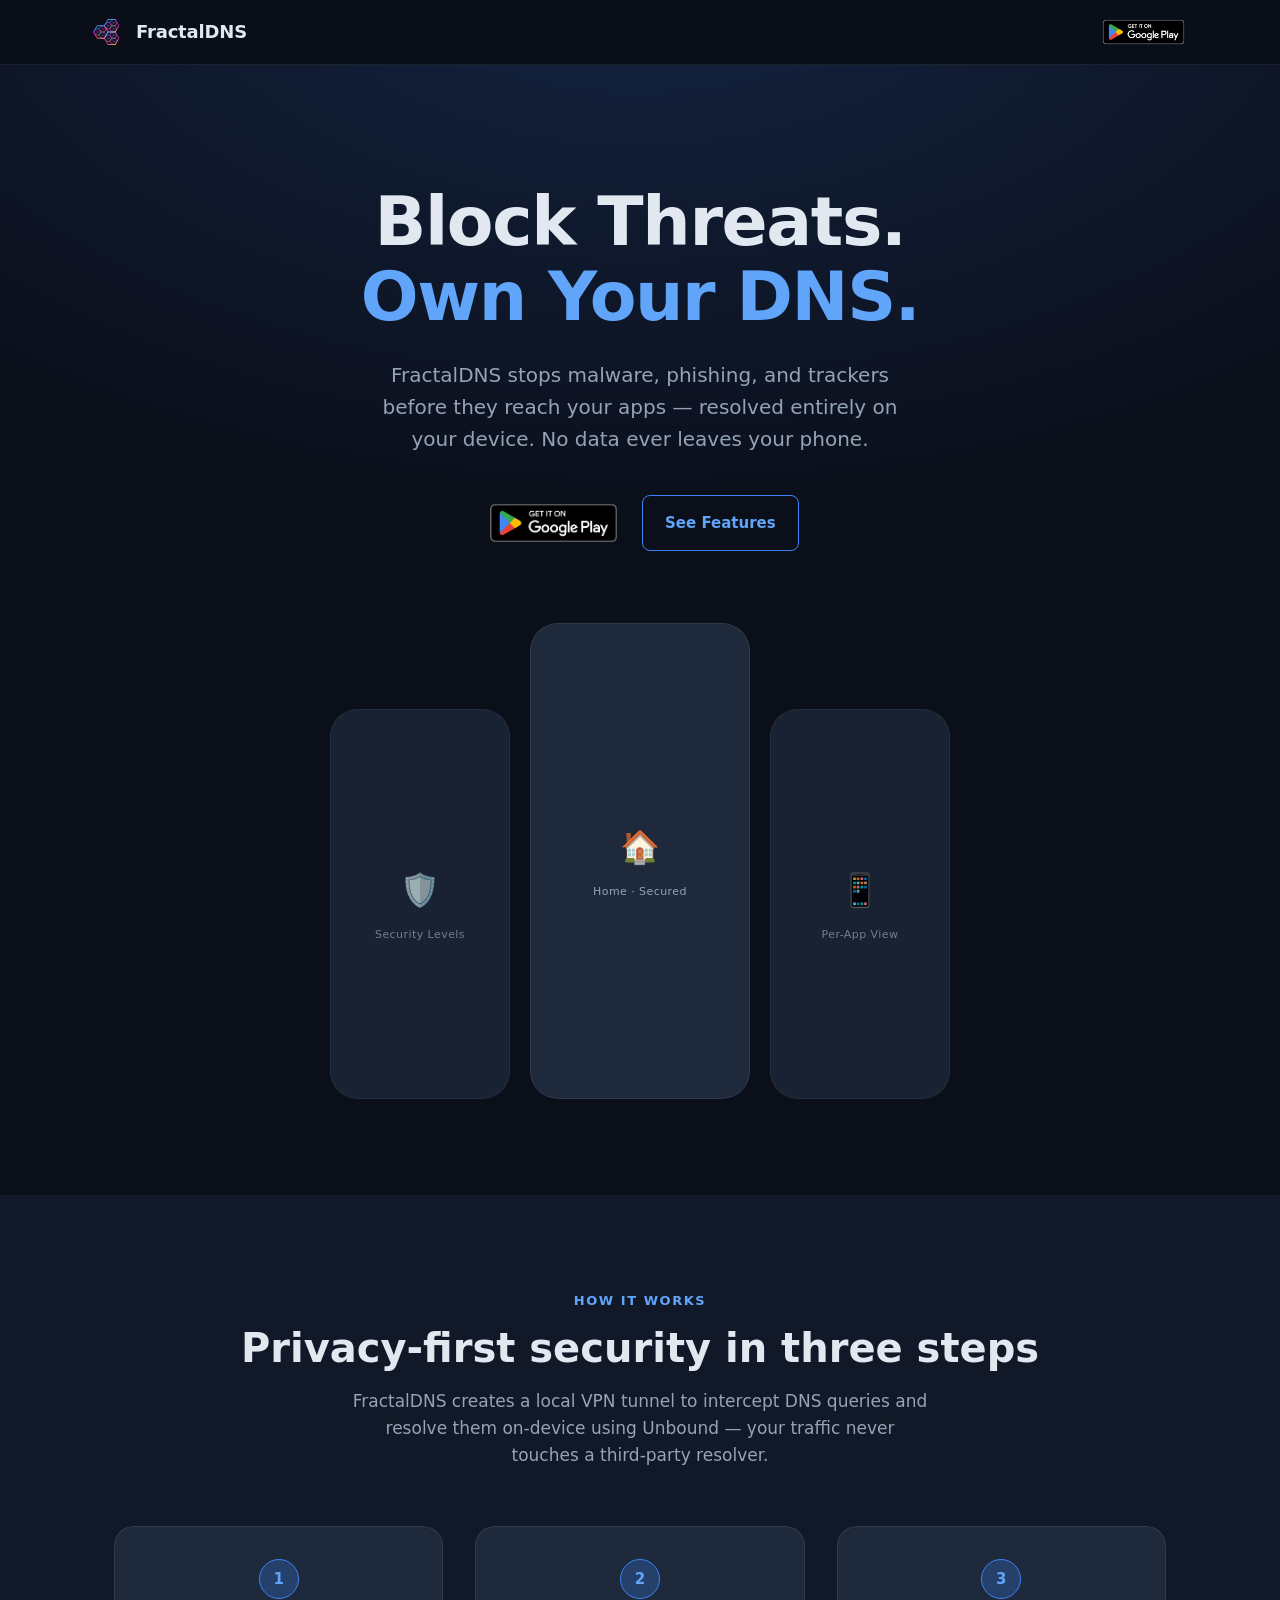
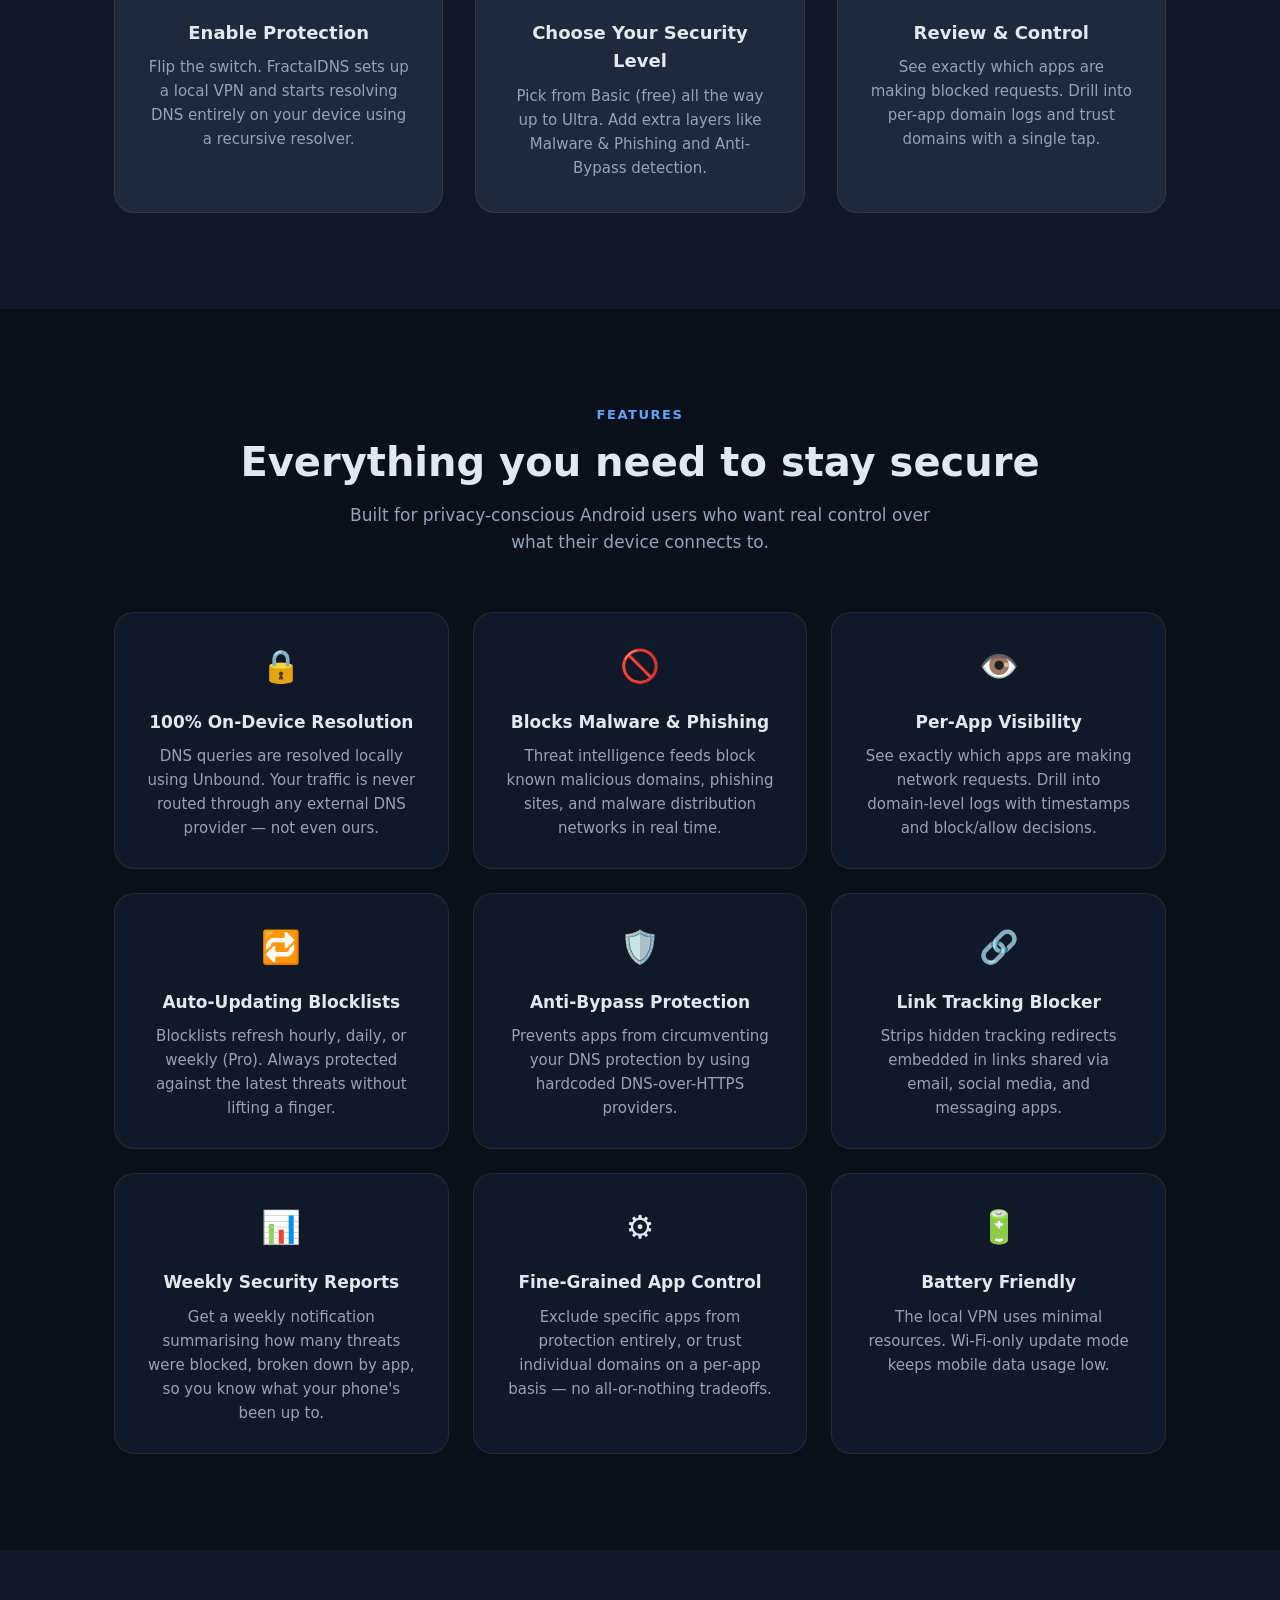
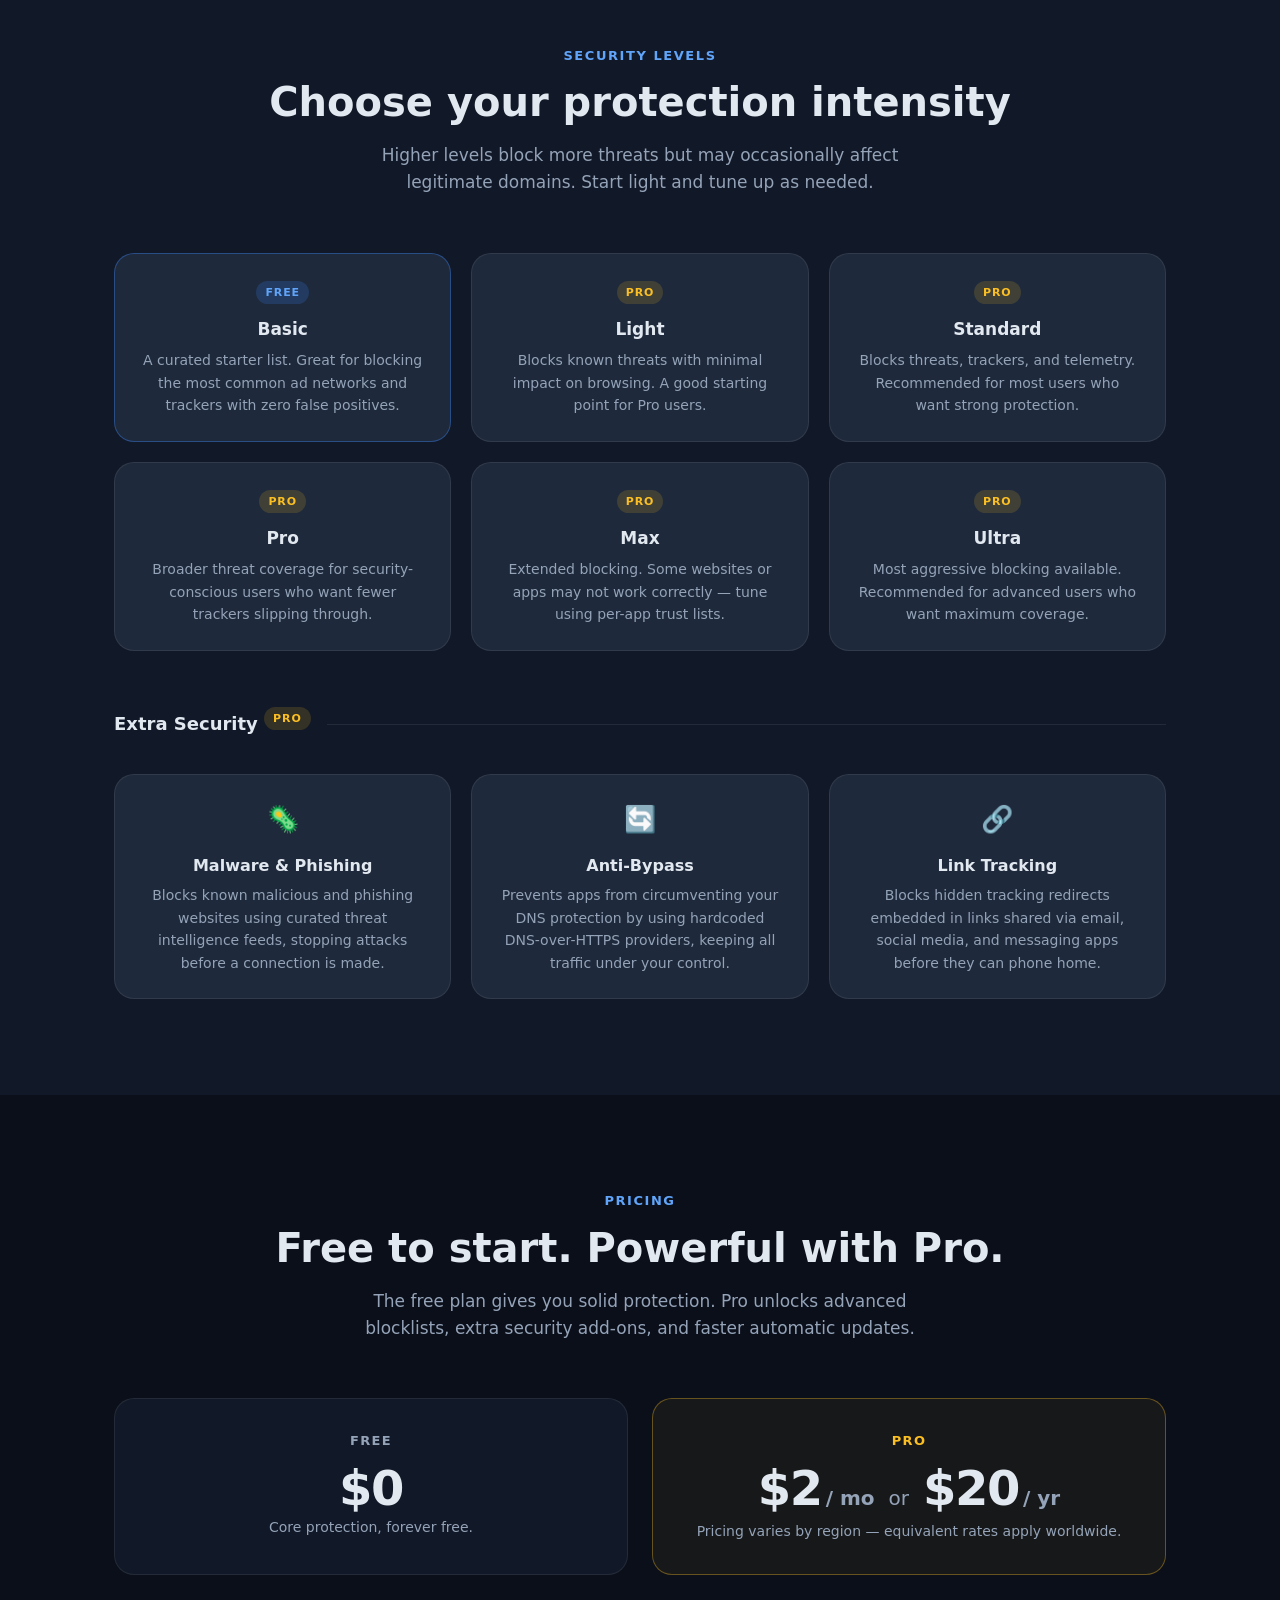
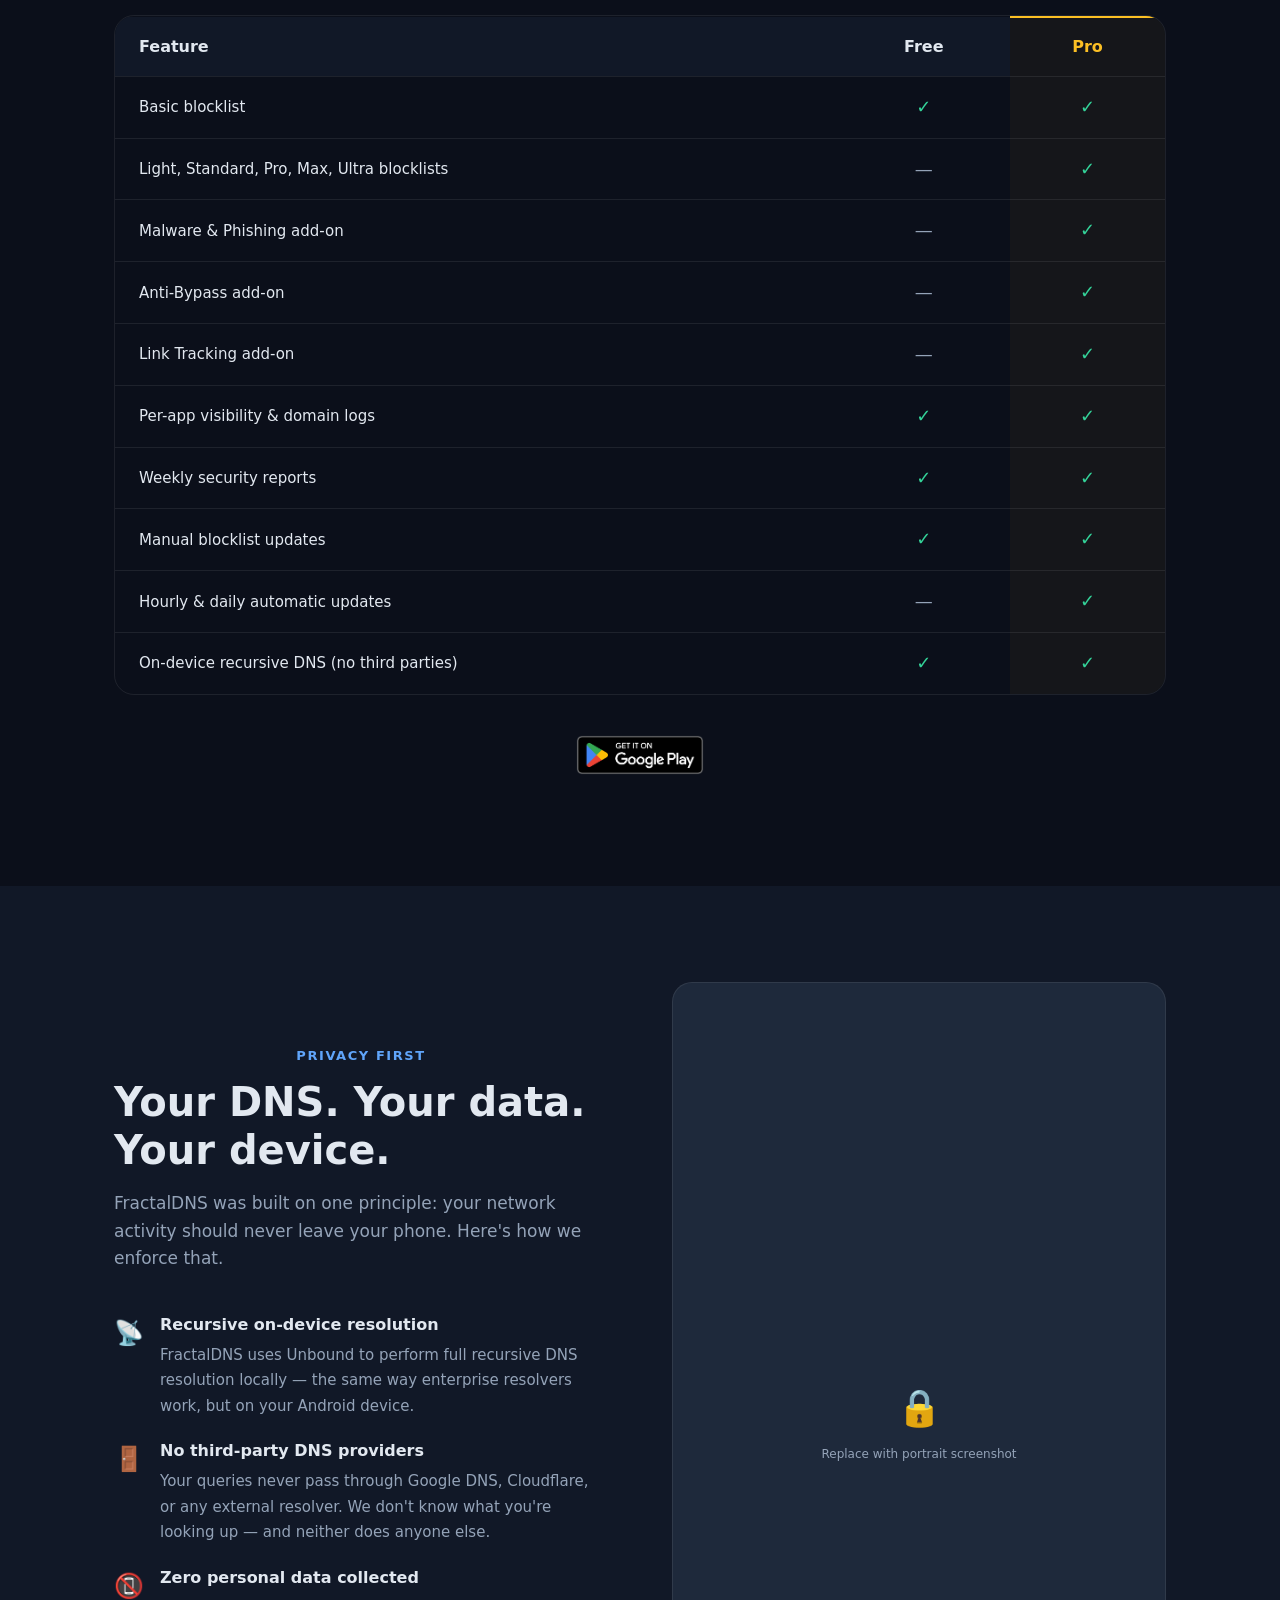
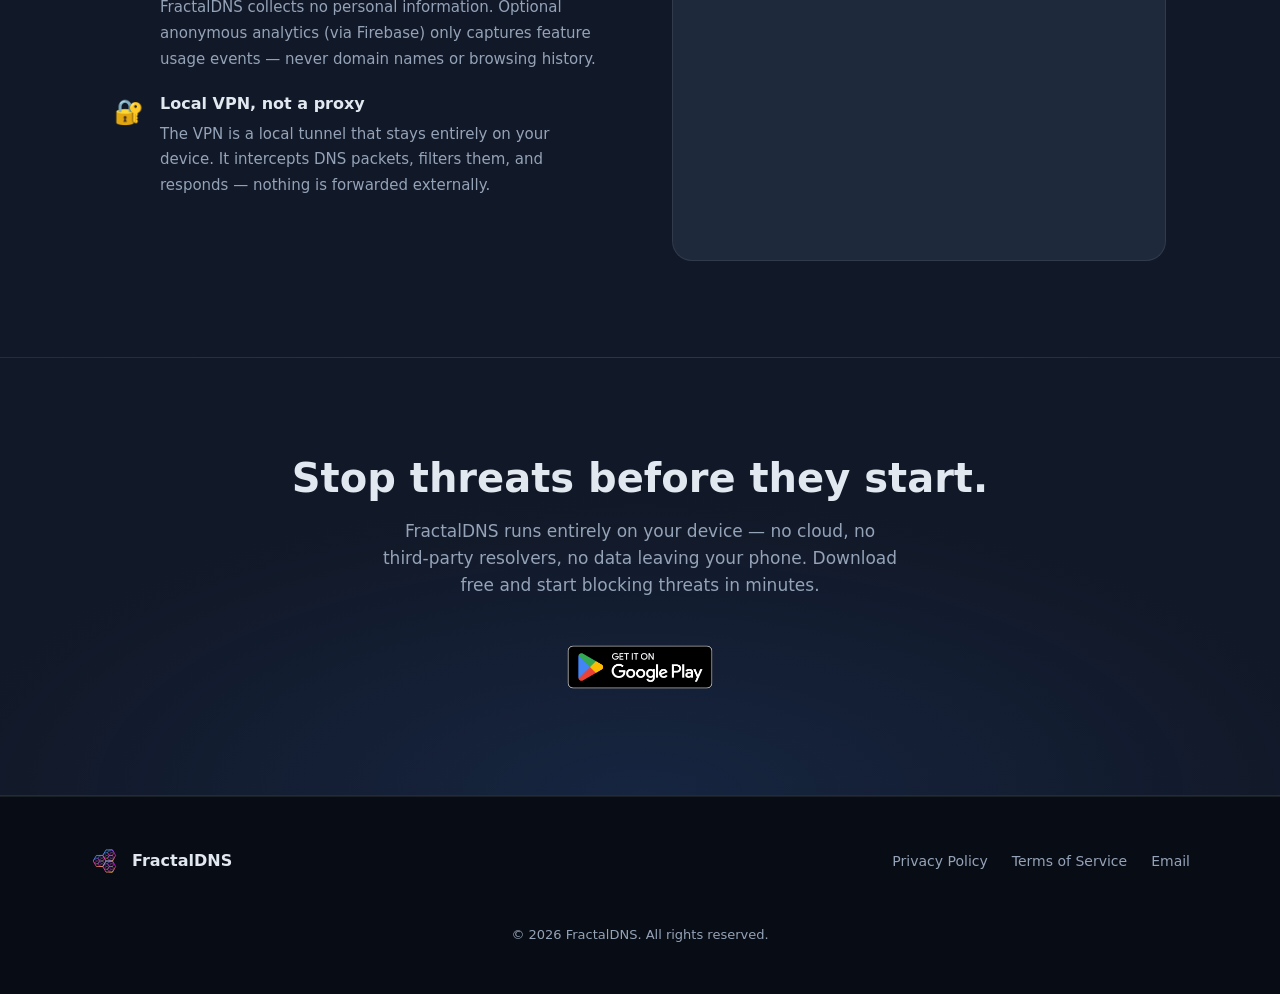
<file: docs/index.html>
<!DOCTYPE html>
<html lang="en">

<head>
  <meta charset="UTF-8" />
  <meta name="viewport" content="width=device-width, initial-scale=1.0" />
  <title>FractalDNS — On-Device DNS Security for Android</title>
  <meta name="description"
    content="FractalDNS stops malware, phishing, and trackers before they reach your apps — using a fully on-device recursive DNS resolver. No data ever leaves your phone." />
  <link rel="canonical" href="https://www.fractaldns.com/" />

  <!-- Open Graph -->
  <meta property="og:type" content="website" />
  <meta property="og:url" content="https://www.fractaldns.com/" />
  <meta property="og:title" content="FractalDNS — On-Device DNS Security for Android" />
  <meta property="og:description"
    content="Block malware, phishing, and trackers directly on your device. No third-party DNS. No data leaves your phone." />
  <meta property="og:image" content="https://www.fractaldns.com/fractaldns.svg" />

  <!-- Favicon -->
  <link rel="icon" href="fractaldns.svg" type="image/svg+xml" />

  <style>
    html {
      background: #0b0f1a;
    }
  </style>
  <link rel="stylesheet" href="style.css" />
</head>

<body>

  <!-- NAV -->
  <nav>
    <div class="nav-inner">
      <a href="#hero" class="nav-logo" aria-label="FractalDNS home">
        <img src="fractaldns.svg" alt="FractalDNS" />
        <span>FractalDNS</span>
      </a>
      <a href="https://play.google.com/store/apps/details?id=com.fractaldns.fractaldns" target="_blank" rel="noopener"
        class="nav-play-badge" aria-label="Get it on Google Play">
        <img src="google-play-badge.png" alt="Get it on Google Play" />
      </a>
    </div>
  </nav>

  <!-- HERO -->
  <section id="hero">
    <div class="container">
      <h1>Block Threats.<br /><span>Own Your DNS.</span></h1>
      <p class="hero-sub">FractalDNS stops malware, phishing, and trackers before they reach your apps — resolved
        entirely on your device. No data ever leaves your phone.</p>
      <div class="hero-ctas">
        <a href="https://play.google.com/store/apps/details?id=com.fractaldns.fractaldns" target="_blank" rel="noopener"
          class="play-badge-link" aria-label="Get it on Google Play">
          <img src="google-play-badge.png" alt="Get it on Google Play" class="play-badge-img" />
        </a>
        <a href="#features" class="btn btn-outline">See Features</a>
      </div>

      <!-- Phone mockup strip — replace emoji placeholders with real <img> screenshots -->
      <div class="hero-phones">
        <div class="hero-phone side">
          <span class="ph-icon">🛡️</span>
          <span class="ph-label">Security Levels</span>
        </div>
        <div class="hero-phone main">
          <span class="ph-icon">🏠</span>
          <span class="ph-label">Home · Secured</span>
        </div>
        <div class="hero-phone side">
          <span class="ph-icon">📱</span>
          <span class="ph-label">Per-App View</span>
        </div>
      </div>
    </div>
  </section>

  <!-- HOW IT WORKS -->
  <section id="how">
    <div class="container">
      <p class="section-label">How It Works</p>
      <h2 class="section-title">Privacy-first security in three steps</h2>
      <p class="section-desc">FractalDNS creates a local VPN tunnel to intercept DNS queries and resolve them on-device
        using Unbound — your traffic never touches a third-party resolver.</p>
      <div class="steps">
        <div class="step">
          <div class="step-num">1</div>
          <h3>Enable Protection</h3>
          <p>Flip the switch. FractalDNS sets up a local VPN and starts resolving DNS entirely on your device using a
            recursive resolver.</p>
        </div>
        <div class="step">
          <div class="step-num">2</div>
          <h3>Choose Your Security Level</h3>
          <p>Pick from Basic (free) all the way up to Ultra. Add extra layers like Malware &amp; Phishing and
            Anti-Bypass detection.</p>
        </div>
        <div class="step">
          <div class="step-num">3</div>
          <h3>Review &amp; Control</h3>
          <p>See exactly which apps are making blocked requests. Drill into per-app domain logs and trust domains with a
            single tap.</p>
        </div>
      </div>

    </div>
  </section>

  <!-- FEATURES -->
  <section id="features">
    <div class="container">
      <p class="section-label">Features</p>
      <h2 class="section-title">Everything you need to stay secure</h2>
      <p class="section-desc">Built for privacy-conscious Android users who want real control over what their device
        connects to.</p>
      <div class="features-grid">
        <div class="feature-card">
          <div class="feature-icon">🔒</div>
          <h3>100% On-Device Resolution</h3>
          <p>DNS queries are resolved locally using Unbound. Your traffic is never routed through any external DNS
            provider — not even ours.</p>
        </div>
        <div class="feature-card">
          <div class="feature-icon">🚫</div>
          <h3>Blocks Malware &amp; Phishing</h3>
          <p>Threat intelligence feeds block known malicious domains, phishing sites, and malware distribution networks
            in real time.</p>
        </div>
        <div class="feature-card">
          <div class="feature-icon">👁️</div>
          <h3>Per-App Visibility</h3>
          <p>See exactly which apps are making network requests. Drill into domain-level logs with timestamps and
            block/allow decisions.</p>
        </div>
        <div class="feature-card">
          <div class="feature-icon">🔁</div>
          <h3>Auto-Updating Blocklists</h3>
          <p>Blocklists refresh hourly, daily, or weekly (Pro). Always protected against the latest threats without
            lifting a finger.</p>
        </div>
        <div class="feature-card">
          <div class="feature-icon">🛡️</div>
          <h3>Anti-Bypass Protection</h3>
          <p>Prevents apps from circumventing your DNS protection by using hardcoded DNS-over-HTTPS providers.</p>
        </div>
        <div class="feature-card">
          <div class="feature-icon">🔗</div>
          <h3>Link Tracking Blocker</h3>
          <p>Strips hidden tracking redirects embedded in links shared via email, social media, and messaging apps.</p>
        </div>
        <div class="feature-card">
          <div class="feature-icon">📊</div>
          <h3>Weekly Security Reports</h3>
          <p>Get a weekly notification summarising how many threats were blocked, broken down by app, so you know what
            your phone's been up to.</p>
        </div>
        <div class="feature-card">
          <div class="feature-icon">⚙️</div>
          <h3>Fine-Grained App Control</h3>
          <p>Exclude specific apps from protection entirely, or trust individual domains on a per-app basis — no
            all-or-nothing tradeoffs.</p>
        </div>
        <div class="feature-card">
          <div class="feature-icon">🔋</div>
          <h3>Battery Friendly</h3>
          <p>The local VPN uses minimal resources. Wi-Fi-only update mode keeps mobile data usage low.</p>
        </div>
      </div>
    </div>
  </section>

  <!-- SECURITY LEVELS -->
  <section id="levels">
    <div class="container">
      <p class="section-label">Security Levels</p>
      <h2 class="section-title">Choose your protection intensity</h2>
      <p class="section-desc">Higher levels block more threats but may occasionally affect legitimate domains. Start
        light and tune up as needed.</p>
      <div class="levels-grid">
        <div class="level-card free">
          <span class="level-badge badge-free">Free</span>
          <h3>Basic</h3>
          <p>A curated starter list. Great for blocking the most common ad networks and trackers with zero false
            positives.</p>
        </div>
        <div class="level-card">
          <span class="level-badge badge-pro">Pro</span>
          <h3>Light</h3>
          <p>Blocks known threats with minimal impact on browsing. A good starting point for Pro users.</p>
        </div>
        <div class="level-card">
          <span class="level-badge badge-pro">Pro</span>
          <h3>Standard</h3>
          <p>Blocks threats, trackers, and telemetry. Recommended for most users who want strong protection.</p>
        </div>
        <div class="level-card">
          <span class="level-badge badge-pro">Pro</span>
          <h3>Pro</h3>
          <p>Broader threat coverage for security-conscious users who want fewer trackers slipping through.</p>
        </div>
        <div class="level-card">
          <span class="level-badge badge-pro">Pro</span>
          <h3>Max</h3>
          <p>Extended blocking. Some websites or apps may not work correctly — tune using per-app trust lists.</p>
        </div>
        <div class="level-card">
          <span class="level-badge badge-pro">Pro</span>
          <h3>Ultra</h3>
          <p>Most aggressive blocking available. Recommended for advanced users who want maximum coverage.</p>
        </div>
      </div>

      <!-- Extra Security add-ons -->
      <div class="addons-divider">
        <h3>Extra Security <span class="level-badge badge-pro valign-middle">Pro</span></h3>
      </div>
      <div class="addons-grid">
        <div class="addon-card">
          <div class="addon-icon">🦠</div>
          <h4>Malware &amp; Phishing</h4>
          <p>Blocks known malicious and phishing websites using curated threat intelligence feeds, stopping attacks
            before a connection is made.</p>
        </div>
        <div class="addon-card">
          <div class="addon-icon">🔄</div>
          <h4>Anti-Bypass</h4>
          <p>Prevents apps from circumventing your DNS protection by using hardcoded DNS-over-HTTPS providers, keeping
            all traffic under your control.</p>
        </div>
        <div class="addon-card">
          <div class="addon-icon">🔗</div>
          <h4>Link Tracking</h4>
          <p>Blocks hidden tracking redirects embedded in links shared via email, social media, and messaging apps
            before they can phone home.</p>
        </div>
      </div>
    </div>
  </section>

  <!-- PRICING -->
  <section id="pricing">
    <div class="container">
      <p class="section-label">Pricing</p>
      <h2 class="section-title">Free to start. Powerful with Pro.</h2>
      <p class="section-desc">The free plan gives you solid protection. Pro unlocks advanced blocklists, extra security
        add-ons, and faster automatic updates.</p>
      <div class="pricing-cards">
        <div class="pricing-card pricing-card-free">
          <p class="pricing-tier-label">Free</p>
          <p class="pricing-price">$0</p>
          <p class="pricing-desc">Core protection, forever free.</p>
        </div>
        <div class="pricing-card pricing-card-pro">
          <p class="pricing-tier-label">Pro</p>
          <div class="pricing-price-row">
            <span class="pricing-price">$2</span><span class="pricing-per">&thinsp;/ mo</span>
            <span class="pricing-divider">or</span>
            <span class="pricing-price">$20</span><span class="pricing-per">&thinsp;/ yr</span>
          </div>
          <p class="pricing-desc">Pricing varies by region — equivalent rates apply worldwide.</p>
        </div>
      </div>
      <div class="pricing-table">
        <table>
          <thead>
            <tr>
              <th>Feature</th>
              <th>Free</th>
              <th class="col-pro">Pro</th>
            </tr>
          </thead>
          <tbody>
            <tr>
              <td>Basic blocklist</td>
              <td><span class="check">✓</span></td>
              <td class="col-pro"><span class="check">✓</span></td>
            </tr>
            <tr>
              <td>Light, Standard, Pro, Max, Ultra blocklists</td>
              <td><span class="cross">—</span></td>
              <td class="col-pro"><span class="check">✓</span></td>
            </tr>
            <tr>
              <td>Malware &amp; Phishing add-on</td>
              <td><span class="cross">—</span></td>
              <td class="col-pro"><span class="check">✓</span></td>
            </tr>
            <tr>
              <td>Anti-Bypass add-on</td>
              <td><span class="cross">—</span></td>
              <td class="col-pro"><span class="check">✓</span></td>
            </tr>
            <tr>
              <td>Link Tracking add-on</td>
              <td><span class="cross">—</span></td>
              <td class="col-pro"><span class="check">✓</span></td>
            </tr>
            <tr>
              <td>Per-app visibility &amp; domain logs</td>
              <td><span class="check">✓</span></td>
              <td class="col-pro"><span class="check">✓</span></td>
            </tr>
            <tr>
              <td>Weekly security reports</td>
              <td><span class="check">✓</span></td>
              <td class="col-pro"><span class="check">✓</span></td>
            </tr>
            <tr>
              <td>Manual blocklist updates</td>
              <td><span class="check">✓</span></td>
              <td class="col-pro"><span class="check">✓</span></td>
            </tr>
            <tr>
              <td>Hourly &amp; daily automatic updates</td>
              <td><span class="cross">—</span></td>
              <td class="col-pro"><span class="check">✓</span></td>
            </tr>
            <tr>
              <td>On-device recursive DNS (no third parties)</td>
              <td><span class="check">✓</span></td>
              <td class="col-pro"><span class="check">✓</span></td>
            </tr>
          </tbody>
        </table>
      </div>
      <div class="pricing-cta">
        <a href="https://play.google.com/store/apps/details?id=com.fractaldns.fractaldns" target="_blank" rel="noopener"
          class="play-badge-link" aria-label="Get it on Google Play">
          <img src="google-play-badge.png" alt="Get it on Google Play" class="play-badge-img" />
        </a>
      </div>
    </div>
  </section>

  <!-- PRIVACY COMMITMENT -->
  <section id="privacy">
    <div class="container">
      <div class="privacy-inner">
        <div>
          <p class="section-label">Privacy First</p>
          <h2>Your DNS. Your data. Your device.</h2>
          <p class="privacy-intro">FractalDNS was built on one principle:
            your
            network activity should never leave your phone. Here's how we enforce that.</p>
          <ul class="privacy-points">
            <li>
              <span class="pi">📡</span>
              <div>
                <strong>Recursive on-device resolution</strong>
                <span>FractalDNS uses Unbound to perform full recursive DNS resolution locally — the same way enterprise
                  resolvers work, but on your Android device.</span>
              </div>
            </li>
            <li>
              <span class="pi">🚪</span>
              <div>
                <strong>No third-party DNS providers</strong>
                <span>Your queries never pass through Google DNS, Cloudflare, or any external resolver. We don't know
                  what you're looking up — and neither does anyone else.</span>
              </div>
            </li>
            <li>
              <span class="pi">📵</span>
              <div>
                <strong>Zero personal data collected</strong>
                <span>FractalDNS collects no personal information. Optional anonymous analytics (via Firebase) only
                  captures
                  feature usage events — never domain names or browsing history.</span>
              </div>
            </li>
            <li>
              <span class="pi">🔐</span>
              <div>
                <strong>Local VPN, not a proxy</strong>
                <span>The VPN is a local tunnel that stays entirely on your device. It intercepts DNS packets, filters
                  them, and responds — nothing is forwarded externally.</span>
              </div>
            </li>
          </ul>
        </div>
        <div class="screenshot-card">
          <!-- REPLACE: insert a portrait app screenshot here (e.g. home screen with protection active) -->
          <span class="sc-icon">🔒</span>
          <span class="sc-label">Replace with portrait screenshot</span>
        </div>
      </div>
    </div>
  </section>

  <!-- CTA BANNER -->
  <section id="cta">
    <div class="container">
      <p class="cta-title">Stop threats before they start.</p>
      <p class="cta-sub">FractalDNS runs entirely on your device — no cloud, no third-party resolvers, no data leaving
        your phone. Download free and start blocking threats in minutes.</p>
      <div class="cta-actions">
        <a href="https://play.google.com/store/apps/details?id=com.fractaldns.fractaldns" target="_blank" rel="noopener"
          class="play-badge-link" aria-label="Get it on Google Play">
          <img src="google-play-badge.png" alt="Get it on Google Play" class="play-badge-img play-badge-lg" />
        </a>
      </div>
    </div>
  </section>

  <!-- FOOTER -->
  <footer>
    <div class="footer-inner">
      <div class="footer-logo">
        <img src="fractaldns.svg" alt="FractalDNS" />
        <span>FractalDNS</span>
      </div>
      <div class="footer-links">
        <a href="privacy.html">Privacy Policy</a>
        <a href="tos.html">Terms of Service</a>
        <a href="mailto:support@fractaldns.com">Email</a>
      </div>
      <p class="footer-copy">&copy; 2026 FractalDNS. All rights reserved.</p>
    </div>
  </footer>

</body>

</html>
</file>
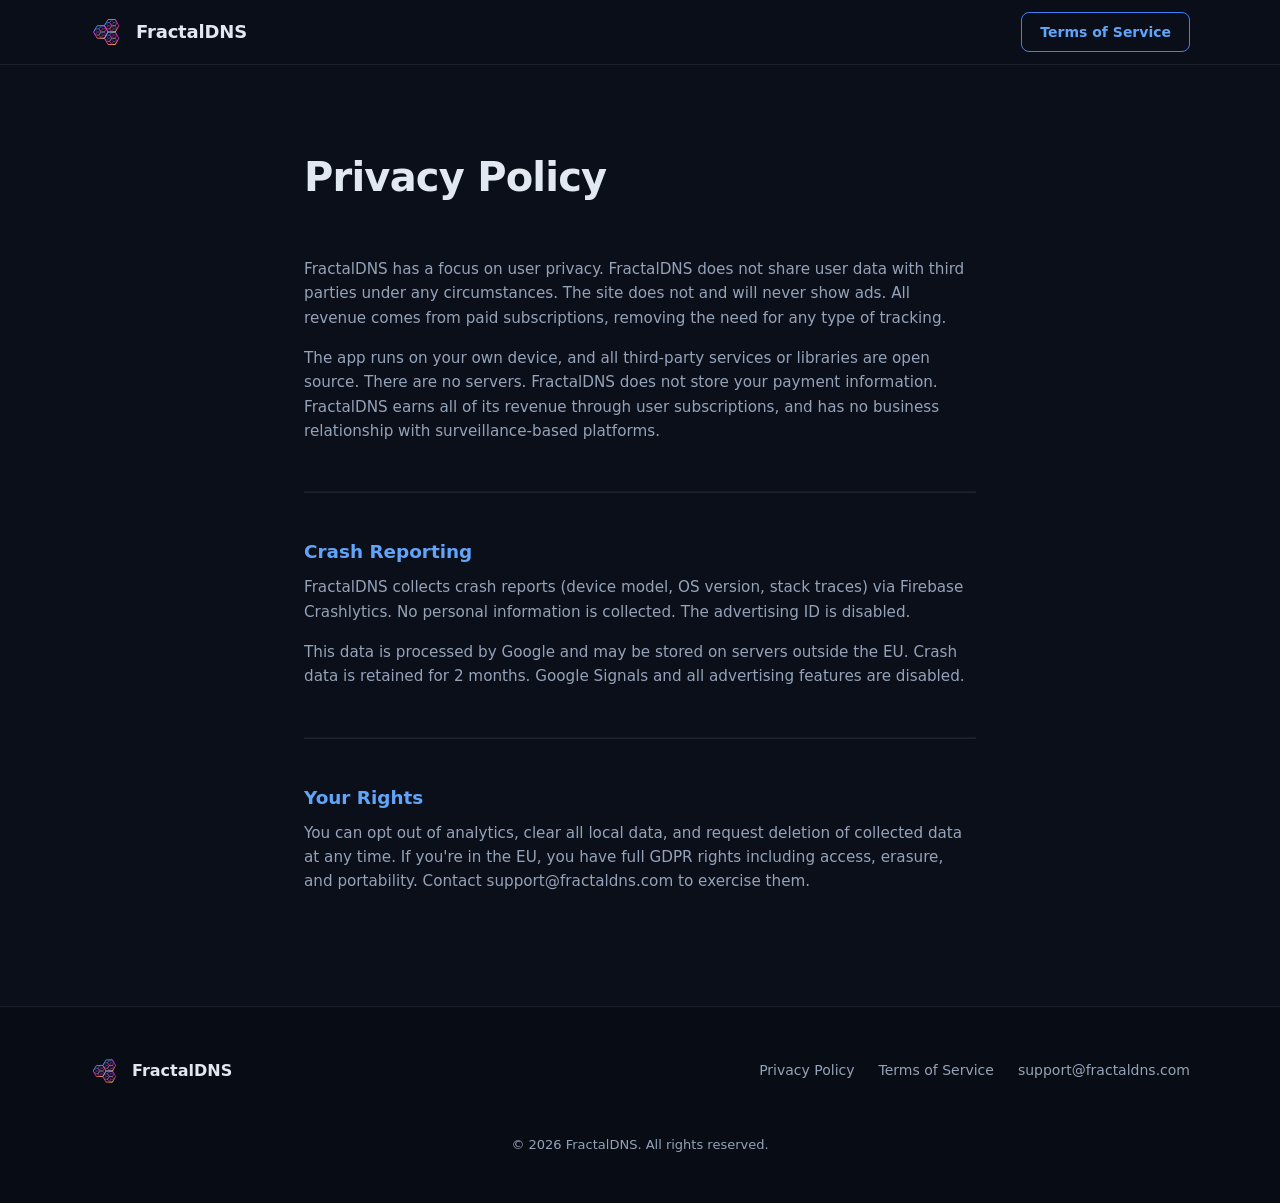
<file: docs/privacy.html>
<!DOCTYPE html>
<html lang="en">

<head>
  <meta charset="UTF-8">
  <meta name="viewport" content="width=device-width, initial-scale=1.0">
  <title>Privacy Policy — FractalDNS</title>
  <link rel="icon" href="fractaldns.svg" type="image/svg+xml">
  <style>
    html {
      background: #0b0f1a;
    }
  </style>
  <link rel="stylesheet" href="style.css">
</head>

<body>

  <!-- NAV -->
  <nav>
    <div class="nav-inner">
      <a href="index.html" class="nav-logo" aria-label="FractalDNS home">
        <img src="fractaldns.svg" alt="FractalDNS" />
        <span>FractalDNS</span>
      </a>
      <a href="tos.html" class="btn btn-outline btn-sm">Terms of Service</a>
    </div>
  </nav>

  <main>
    <div class="policy-wrap">
      <h1>Privacy Policy</h1>

      <p>FractalDNS has a focus on user privacy. FractalDNS does not share user data with third parties under any
        circumstances.
        The site does not and will never show ads. All revenue comes from paid subscriptions, removing the need for any
        type of tracking.</p>

      <p>The app runs on your own device, and all third-party services or libraries are open source. There are no
        servers. FractalDNS does not store your payment information. FractalDNS earns all of its revenue through user
        subscriptions, and has no business relationship with surveillance-based platforms.</p>

      <hr class="policy-divider">

      <h2>Crash Reporting</h2>
      <p>FractalDNS collects crash reports (device model, OS version, stack traces) via Firebase Crashlytics.
        No personal information is collected. The advertising ID is disabled.</p>
      <p>This data is processed by Google and may be stored on servers outside the EU. Crash data is retained for 2
        months. Google Signals and all advertising features are disabled.</p>

      <hr class="policy-divider">

      <h2>Your Rights</h2>
      <p>You can opt out of analytics, clear all local data, and request deletion of collected data at any time. If
        you're in the EU, you have full GDPR rights including access, erasure, and portability. Contact <a
          href="mailto:support@fractaldns.com">support@fractaldns.com</a> to exercise them.</p>
    </div>
  </main>

  <!-- FOOTER -->
  <footer>
    <div class="footer-inner">
      <div class="footer-logo">
        <img src="fractaldns.svg" alt="FractalDNS" />
        <span>FractalDNS</span>
      </div>
      <div class="footer-links">
        <a href="privacy.html">Privacy Policy</a>
        <a href="tos.html">Terms of Service</a>
        <a href="mailto:support@fractaldns.com">support@fractaldns.com</a>
      </div>
      <p class="footer-copy">&copy; 2026 FractalDNS. All rights reserved.</p>
    </div>
  </footer>

</body>

</html>
</file>
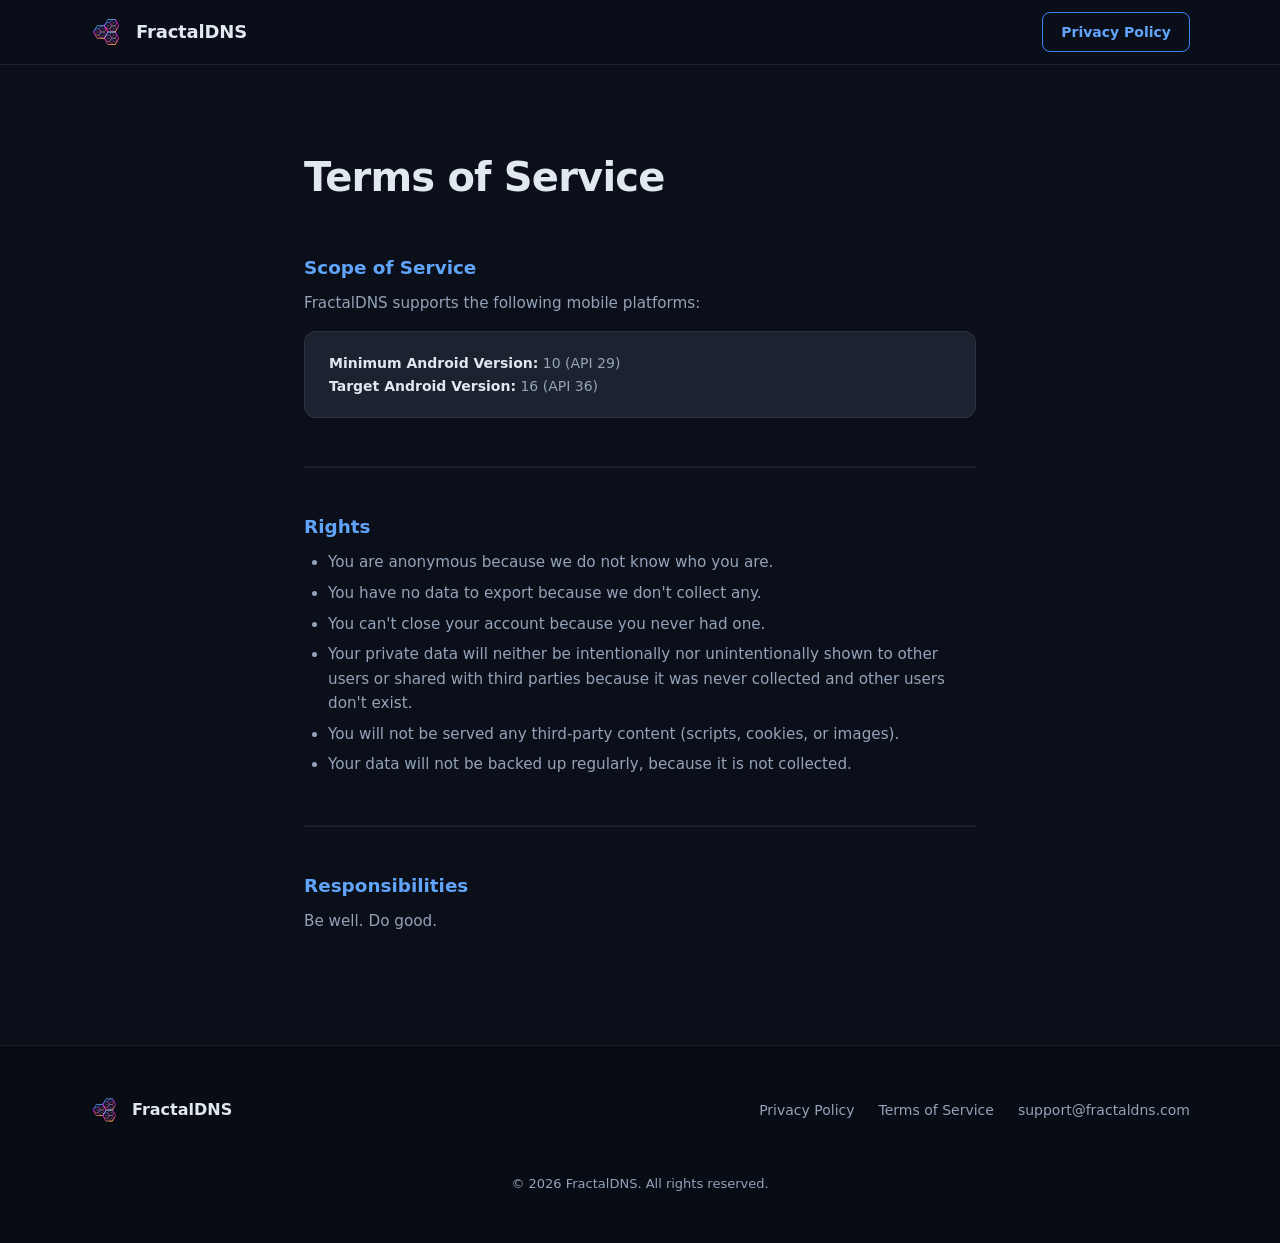
<file: docs/tos.html>
<!DOCTYPE html>
<html lang="en">

<head>
  <meta charset="UTF-8">
  <meta name="viewport" content="width=device-width, initial-scale=1.0">
  <title>Terms of Service — FractalDNS</title>
  <link rel="icon" href="fractaldns.svg" type="image/svg+xml">
  <style>
    html {
      background: #0b0f1a;
    }
  </style>
  <link rel="stylesheet" href="style.css">
</head>

<body>

  <!-- NAV -->
  <nav>
    <div class="nav-inner">
      <a href="index.html" class="nav-logo" aria-label="FractalDNS home">
        <img src="fractaldns.svg" alt="FractalDNS" />
        <span>FractalDNS</span>
      </a>
      <a href="privacy.html" class="btn btn-outline btn-sm">Privacy Policy</a>
    </div>
  </nav>

  <main>
    <div class="policy-wrap">
      <h1>Terms of Service</h1>

      <h2>Scope of Service</h2>
      <p>FractalDNS supports the following mobile platforms:</p>
      <div class="platform-meta">
        <div><strong>Minimum Android Version:</strong> 10 (API 29)</div>
        <div><strong>Target Android Version:</strong> 16 (API 36)</div>
      </div>

      <hr class="policy-divider">

      <h2>Rights</h2>
      <ul>
        <li>You are anonymous because we do not know who you are.</li>
        <li>You have no data to export because we don't collect any.</li>
        <li>You can't close your account because you never had one.</li>
        <li>Your private data will neither be intentionally nor unintentionally shown to other
          users or shared with third parties because it was never collected and other users
          don't exist.</li>
        <li>You will not be served any third-party content (scripts, cookies, or images).</li>
        <li>Your data will not be backed up regularly, because it is not collected.</li>
      </ul>

      <hr class="policy-divider">

      <h2>Responsibilities</h2>
      <p>Be well. Do good.</p>
    </div>
  </main>

  <!-- FOOTER -->
  <footer>
    <div class="footer-inner">
      <div class="footer-logo">
        <img src="fractaldns.svg" alt="FractalDNS" />
        <span>FractalDNS</span>
      </div>
      <div class="footer-links">
        <a href="privacy.html">Privacy Policy</a>
        <a href="tos.html">Terms of Service</a>
        <a href="mailto:support@fractaldns.com">support@fractaldns.com</a>
      </div>
      <p class="footer-copy">&copy; 2026 FractalDNS. All rights reserved.</p>
    </div>
  </footer>

</body>

</html>
</file>
<file: docs/style.css>
/* ============================================================
   FractalDNS — Unified Stylesheet
   ============================================================ */

/* ── Design Tokens ─────────────────────────────────────────── */
:root {
  /* Brand */
  --accent:       #3b82f6;
  --accent-light: #60a5fa;
  --accent-glow:  rgba(59, 130, 246, 0.25);

  /* Surfaces */
  --bg-base:    #0b0f1a;
  --bg-card:    #1c2230;
  --surface:    #111827;
  --surface2:   #1e293b;

  /* Text */
  --text-primary: #e2e8f0;
  --text-muted:   #94a3b8;

  /* Borders */
  --border: rgba(255, 255, 255, 0.08);

  /* Radii */
  --radius:    12px;
  --radius-lg: 20px;
}

/* ── Reset & Base ──────────────────────────────────────────── */
*,
*::before,
*::after {
  box-sizing: border-box;
  margin: 0;
  padding: 0;
}

html { scroll-behavior: smooth; }

body {
  font-family: system-ui, -apple-system, BlinkMacSystemFont, 'Segoe UI', Roboto, sans-serif;
  background: var(--bg-base);
  color: var(--text-primary);
  line-height: 1.6;
}

a { color: inherit; text-decoration: none; }

img { display: block; max-width: 100%; }

/* ── Layout ────────────────────────────────────────────────── */
.container {
  max-width: 1100px;
  margin: 0 auto;
  padding: 0 24px;
}

section { padding: 96px 0; }

/* ── Navigation (index.html) ───────────────────────────────── */
nav {
  position: sticky;
  top: 0;
  z-index: 100;
  background: rgba(11, 15, 26, 0.85);
  backdrop-filter: blur(12px);
  border-bottom: 1px solid var(--border);
  padding: 0 24px;
}

.nav-inner {
  max-width: 1100px;
  margin: 0 auto;
  display: flex;
  align-items: center;
  justify-content: space-between;
  height: 64px;
}

.nav-logo {
  display: flex;
  align-items: center;
  gap: 10px;
}

.nav-logo img  { height: 36px; }
.nav-logo span { font-size: 18px; font-weight: 700; letter-spacing: -.01em; }

/* ── Navigation (policy pages — Bootstrap override) ────────── */
.navbar {
  background: rgba(11, 15, 26, 0.92);
  backdrop-filter: blur(10px);
  border-bottom: 1px solid var(--border);
  padding: 0.75rem 0;
}

.navbar-brand img { height: 28px; }

.nav-link {
  color: var(--text-muted) !important;
  font-size: 0.875rem;
  font-weight: 500;
  transition: color 0.2s;
  padding: 0.4rem 0.9rem !important;
}
.nav-link:hover { color: var(--text-primary) !important; }

/* ── Buttons ───────────────────────────────────────────────── */
.btn {
  display: inline-flex;
  align-items: center;
  gap: 8px;
  padding: 10px 22px;
  border-radius: 8px;
  font-size: 15px;
  font-weight: 600;
  cursor: pointer;
  border: none;
  transition: opacity 0.15s, transform 0.15s;
}
.btn:hover { opacity: 0.88; transform: translateY(-1px); }

.btn-primary { background: var(--accent); color: #fff; }
.btn-outline  { background: transparent; color: var(--accent-light); border: 1.5px solid var(--accent); }
.btn-sm  { font-size: 14px; padding: 8px 18px; }
.btn-lg  { font-size: 16px; padding: 13px 32px; }

/* ── Section Labels ────────────────────────────────────────── */
.section-label {
  font-size: 13px;
  font-weight: 600;
  letter-spacing: 0.12em;
  text-transform: uppercase;
  color: var(--accent-light);
  margin-bottom: 12px;
  text-align: center;
}

h2 {
  font-size: clamp(28px, 4vw, 40px);
  font-weight: 800;
  line-height: 1.2;
  margin-bottom: 16px;
}

.section-title {
  text-align: center;
}

.section-desc {
  font-size: 17px;
  color: var(--text-muted);
  max-width: 580px;
  margin-bottom: 56px;
  margin-left: auto;
  margin-right: auto;
  text-align: center;
}

/* ── Hero Logo Lockup ──────────────────────────────────────── */
.hero-logo-lockup {
  display: inline-flex;
  align-items: center;
  gap: 14px;
  margin-bottom: 28px;
}

.hero-logo-lockup img {
  height: 56px;
  filter: drop-shadow(0 0 18px rgba(59, 130, 246, 0.45));
}

.hero-logo-lockup span {
  font-size: 32px;
  font-weight: 800;
  letter-spacing: -0.02em;
  color: var(--text-primary);
}

/* ── Hero ──────────────────────────────────────────────────── */
#hero {
  padding: 120px 0 96px;
  text-align: center;
  background: radial-gradient(ellipse 80% 50% at 50% -10%, rgba(59, 130, 246, 0.18), transparent);
}

.hero-badge {
  display: inline-flex;
  align-items: center;
  gap: 8px;
  background: rgba(59, 130, 246, 0.12);
  border: 1px solid rgba(59, 130, 246, 0.3);
  color: var(--accent-light);
  border-radius: 999px;
  font-size: 12px;
  font-weight: 600;
  letter-spacing: 0.07em;
  text-transform: uppercase;
  padding: 5px 14px;
  margin-bottom: 24px;
}

.hero-badge .dot {
  width: 6px;
  height: 6px;
  border-radius: 50%;
  background: var(--accent-light);
  flex-shrink: 0;
}

#hero h1 {
  font-size: clamp(38px, 6vw, 68px);
  font-weight: 800;
  line-height: 1.1;
  letter-spacing: -0.02em;
  margin-bottom: 24px;
}

#hero h1 span { color: var(--accent-light); }

#hero .hero-sub {
  font-size: clamp(16px, 2vw, 20px);
  color: var(--text-muted);
  max-width: 560px;
  margin: 0 auto 40px;
}

.hero-ctas {
  display: flex;
  gap: 16px;
  justify-content: center;
  flex-wrap: wrap;
  margin-bottom: 72px;
}

/* Phone mockups */
.hero-phones {
  display: flex;
  gap: 20px;
  justify-content: center;
  align-items: flex-end;
  flex-wrap: wrap;
}

.hero-phone {
  background: var(--surface2);
  border: 1px solid var(--border);
  border-radius: 28px;
  display: flex;
  flex-direction: column;
  align-items: center;
  justify-content: center;
  gap: 10px;
  overflow: hidden;
  transition: transform 0.25s, border-color 0.25s;
}
.hero-phone:hover { transform: translateY(-8px); border-color: rgba(59, 130, 246, 0.45); }

.hero-phone.main { width: 220px; aspect-ratio: 9/19.5; }
.hero-phone.side { width: 180px; aspect-ratio: 9/19.5; opacity: 0.75; }

.hero-phone .ph-icon  { font-size: 32px; }
.hero-phone .ph-label { font-size: 11px; color: var(--text-muted); letter-spacing: 0.04em; }

/* ── How It Works ──────────────────────────────────────────── */
#how { background: var(--surface); }

.steps {
  display: grid;
  grid-template-columns: repeat(auto-fit, minmax(260px, 1fr));
  gap: 32px;
}

.step {
  background: var(--surface2);
  border: 1px solid var(--border);
  border-radius: var(--radius-lg);
  padding: 32px;
  transition: border-color 0.2s, transform 0.2s;
  text-align: center;
}
.step:hover { border-color: rgba(59, 130, 246, 0.45); transform: translateY(-4px); }

.step-num {
  width: 40px;
  height: 40px;
  border-radius: 50%;
  background: var(--accent-glow);
  border: 1.5px solid var(--accent);
  display: flex;
  align-items: center;
  justify-content: center;
  font-size: 15px;
  font-weight: 700;
  color: var(--accent-light);
  margin: 0 auto 20px;
}

.step h3 { font-size: 18px; font-weight: 700; margin-bottom: 8px; }
.step p  { font-size: 15px; color: var(--text-muted); }

/* ── Features ──────────────────────────────────────────────── */
.features-grid {
  display: grid;
  grid-template-columns: repeat(auto-fit, minmax(300px, 1fr));
  gap: 24px;
}

.feature-card {
  background: var(--surface);
  border: 1px solid var(--border);
  border-radius: var(--radius-lg);
  padding: 28px 32px;
  transition: border-color 0.2s, transform 0.2s;
  text-align: center;
}
.feature-card:hover { border-color: var(--accent); transform: translateY(-4px); }

.feature-icon { font-size: 32px; margin-bottom: 16px; }
.feature-card h3 { font-size: 17px; font-weight: 700; margin-bottom: 8px; }
.feature-card p  { font-size: 15px; color: var(--text-muted); }

/* ── Security Levels ───────────────────────────────────────── */
#levels { background: var(--surface); }

.levels-grid {
  display: grid;
  grid-template-columns: repeat(auto-fit, minmax(280px, 1fr));
  gap: 20px;
}

.level-card {
  background: var(--surface2);
  border: 1px solid var(--border);
  border-radius: var(--radius-lg);
  padding: 24px 28px;
  transition: border-color 0.2s, transform 0.2s;
  text-align: center;
}
.level-card:hover    { border-color: rgba(59, 130, 246, 0.4); transform: translateY(-3px); }
.level-card.free     { border-color: rgba(59, 130, 246, 0.4); }

.level-card h3 { font-size: 17px; font-weight: 700; margin-bottom: 6px; }
.level-card p  { font-size: 14px; color: var(--text-muted); }

/* Badges */
.level-badge {
  display: inline-block;
  font-size: 11px;
  font-weight: 700;
  letter-spacing: 0.08em;
  text-transform: uppercase;
  padding: 3px 9px;
  border-radius: 20px;
  margin-bottom: 12px;
}
.level-badge.valign-middle { vertical-align: middle; }

.badge-free { background: rgba(59, 130, 246, 0.2);   color: var(--accent-light); }
.badge-pro  { background: rgba(251, 191, 36, 0.15);  color: #fbbf24; }

/* Add-ons */
.addons-divider {
  margin: 56px 0 32px;
  display: flex;
  align-items: center;
  gap: 16px;
}
.addons-divider h3 { font-size: 18px; font-weight: 700; white-space: nowrap; }
.addons-divider::after { content: ''; flex: 1; height: 1px; background: var(--border); }

.addons-grid {
  display: grid;
  grid-template-columns: repeat(auto-fit, minmax(280px, 1fr));
  gap: 20px;
}

.addon-card {
  background: var(--surface2);
  border: 1px solid var(--border);
  border-radius: var(--radius-lg);
  padding: 24px 28px;
  transition: border-color 0.2s, transform 0.2s;
  text-align: center;
}
.addon-card:hover { border-color: rgba(251, 191, 36, 0.35); transform: translateY(-3px); }

.addon-icon   { font-size: 26px; margin-bottom: 12px; }
.addon-card h4 { font-size: 16px; font-weight: 700; margin-bottom: 6px; }
.addon-card p  { font-size: 14px; color: var(--text-muted); }

/* ── Google Play Badge ─────────────────────────────────────── */
.nav-play-badge img {
  height: 36px;
  display: block;
  transition: opacity 0.15s, transform 0.15s;
}
.nav-play-badge:hover img { opacity: 0.85; transform: translateY(-1px); }

.play-badge-link { display: inline-block; }
.play-badge-img  { height: 56px; display: block; transition: opacity 0.15s, transform 0.15s; }
.play-badge-img:hover { opacity: 0.85; transform: translateY(-1px); }
.play-badge-lg   { height: 64px; }

/* ── Pricing Cards ──────────────────────────────────────────── */
.pricing-cards {
  display: flex;
  gap: 24px;
  flex-wrap: wrap;
  margin-bottom: 40px;
}

.pricing-card {
  flex: 1 1 220px;
  border-radius: var(--radius-lg);
  padding: 32px 36px;
  border: 1px solid var(--border);
  text-align: center;
}

.pricing-card-free {
  background: var(--surface);
}

.pricing-card-pro {
  background: rgba(251, 191, 36, 0.05);
  border-color: rgba(251, 191, 36, 0.35);
}

.pricing-tier-label {
  font-size: 13px;
  font-weight: 700;
  letter-spacing: 0.1em;
  text-transform: uppercase;
  color: var(--text-muted);
  margin-bottom: 12px;
}

.pricing-card-pro .pricing-tier-label { color: #fbbf24; }

.pricing-price {
  font-size: 48px;
  font-weight: 800;
  line-height: 1;
  letter-spacing: -0.03em;
  margin-bottom: 4px;
}

.pricing-price-row {
  display: flex;
  align-items: baseline;
  justify-content: center;
  gap: 0;
  margin-bottom: 4px;
}

.pricing-per {
  font-size: 20px;
  font-weight: 600;
  color: var(--text-muted);
}

.pricing-divider {
  font-size: 20px;
  color: var(--text-muted);
  margin: 0 14px;
}

.pricing-card .pricing-desc {
  font-size: 14px;
  color: var(--text-muted);
  margin: 0;
}

/* ── Pricing Table ─────────────────────────────────────────── */
.pricing-table {
  border: 1px solid var(--border);
  border-radius: var(--radius-lg);
  overflow: hidden;
}

.pricing-table table { width: 100%; border-collapse: collapse; }

.pricing-table th,
.pricing-table td {
  padding: 16px 24px;
  text-align: left;
  border-bottom: 1px solid var(--border);
  font-size: 15px;
}

.pricing-table thead th { background: var(--surface); font-size: 16px; font-weight: 700; }
.pricing-table thead th:not(:first-child) { text-align: center; }
.pricing-table tbody td:not(:first-child)  { text-align: center; }
.pricing-table tbody tr:last-child td      { border-bottom: none; }
.pricing-table tbody tr:hover td           { background: rgba(255, 255, 255, 0.02); }

.pricing-table th.col-pro,
.pricing-table td.col-pro { background: rgba(251, 191, 36, 0.04); }
.pricing-table thead th.col-pro { border-top: 2px solid #fbbf24; }

.col-pro { color: #fbbf24; }
.check   { color: #34d399; font-size: 18px; }
.cross   { color: var(--text-muted); font-size: 18px; }

.pricing-cta { margin-top: 32px; text-align: center; }

/* ── Privacy Section ───────────────────────────────────────── */
#privacy { background: var(--surface); }

.privacy-inner {
  display: grid;
  grid-template-columns: 1fr 1fr;
  gap: 64px;
  align-items: center;
}

.privacy-intro { color: var(--text-muted); font-size: 17px; margin-bottom: 40px; }

.privacy-points { list-style: none; display: flex; flex-direction: column; gap: 20px; }
.privacy-points li { display: flex; gap: 16px; align-items: flex-start; }
.privacy-points .pi { font-size: 24px; flex-shrink: 0; margin-top: 2px; }
.privacy-points strong { display: block; font-size: 16px; margin-bottom: 4px; }
.privacy-points span   { font-size: 15px; color: var(--text-muted); }

/* Screenshot card (privacy split layout) */
.screenshot-card {
  flex: 1 1 220px;
  max-width: 260px;
  background: var(--surface2);
  border: 1px solid var(--border);
  border-radius: var(--radius-lg);
  aspect-ratio: 9/19.5;
  display: flex;
  flex-direction: column;
  align-items: center;
  justify-content: center;
  gap: 8px;
  padding: 20px;
}
.privacy-inner .screenshot-card { max-width: 100%; width: 100%; flex: none; aspect-ratio: 9/16; }
.sc-icon  { font-size: 36px; }
.sc-label { font-size: 12px; color: var(--text-muted); }

/* ── CTA Banner ────────────────────────────────────────────── */
#cta {
  text-align: center;
  background: radial-gradient(ellipse 80% 100% at 50% 100%, rgba(59, 130, 246, 0.12) 0%, transparent 70%),
              var(--surface);
  border-top: 1px solid var(--border);
  border-bottom: 1px solid var(--border);
  padding: 96px 0;
}

.cta-title { font-size: clamp(26px, 4vw, 40px); font-weight: 800; line-height: 1.2; margin-bottom: 16px; }
.cta-sub   { font-size: 17px; color: var(--text-muted); max-width: 520px; margin: 0 auto 36px; }
.cta-actions { display: flex; gap: 16px; justify-content: center; flex-wrap: wrap; }

/* ── Footer ────────────────────────────────────────────────── */
footer {
  background: #080c14;
  border-top: 1px solid var(--border);
  padding: 48px 24px;
}

.footer-inner {
  max-width: 1100px;
  margin: 0 auto;
  display: flex;
  align-items: center;
  justify-content: space-between;
  flex-wrap: wrap;
  gap: 24px;
}

.footer-logo { display: flex; align-items: center; gap: 10px; }
.footer-logo img  { height: 32px; }
.footer-logo span { font-size: 16px; font-weight: 700; }

.footer-links { display: flex; gap: 24px; flex-wrap: wrap; }
.footer-links a { font-size: 14px; color: var(--text-muted); transition: color 0.15s; }
.footer-links a:hover { color: #fff; }

.footer-copy { font-size: 13px; color: var(--text-muted); width: 100%; text-align: center; padding-top: 24px; }

/* ── Policy Pages (tos.html / privacy.html) ────────────────── */
.policy-wrap {
  max-width: 720px;
  margin: 0 auto;
  padding: 5rem 1.5rem 6rem;
}

.policy-wrap h1 {
  font-size: clamp(1.75rem, 4vw, 2.5rem);
  font-weight: 800;
  letter-spacing: -0.02em;
  margin-bottom: 3rem;
}

.policy-wrap h2 {
  font-size: 1.15rem;
  font-weight: 700;
  color: var(--accent-light);
  margin-top: 2.5rem;
  margin-bottom: 0.75rem;
}

.policy-wrap p,
.policy-wrap ul { color: var(--text-muted); font-size: 0.95rem; margin-bottom: 1rem; }

.policy-wrap ul { padding-left: 1.5rem; }
.policy-wrap ul li { margin-bottom: 0.4rem; }

.policy-wrap .platform-meta {
  background: var(--bg-card);
  border: 1px solid var(--border);
  border-radius: 12px;
  padding: 1.25rem 1.5rem;
  font-size: 0.875rem;
  color: var(--text-muted);
  margin-bottom: 1rem;
}
.policy-wrap .platform-meta strong { color: var(--text-primary); }

.policy-divider { border-color: var(--border); opacity: 1; margin: 3rem 0; }

/* ── Responsive ────────────────────────────────────────────── */
@media (max-width: 768px) {
  section { padding: 72px 0; }
  #hero   { padding: 80px 0 64px; }

  .privacy-inner { grid-template-columns: 1fr; }
  .privacy-inner .screenshot-card { display: none; }

  .pricing-table th,
  .pricing-table td { padding: 12px 16px; font-size: 13px; }
}

@media (max-width: 640px) {
  .hero-phone.side { display: none; }
  .hero-phone.main { width: 200px; }
}
</file>
